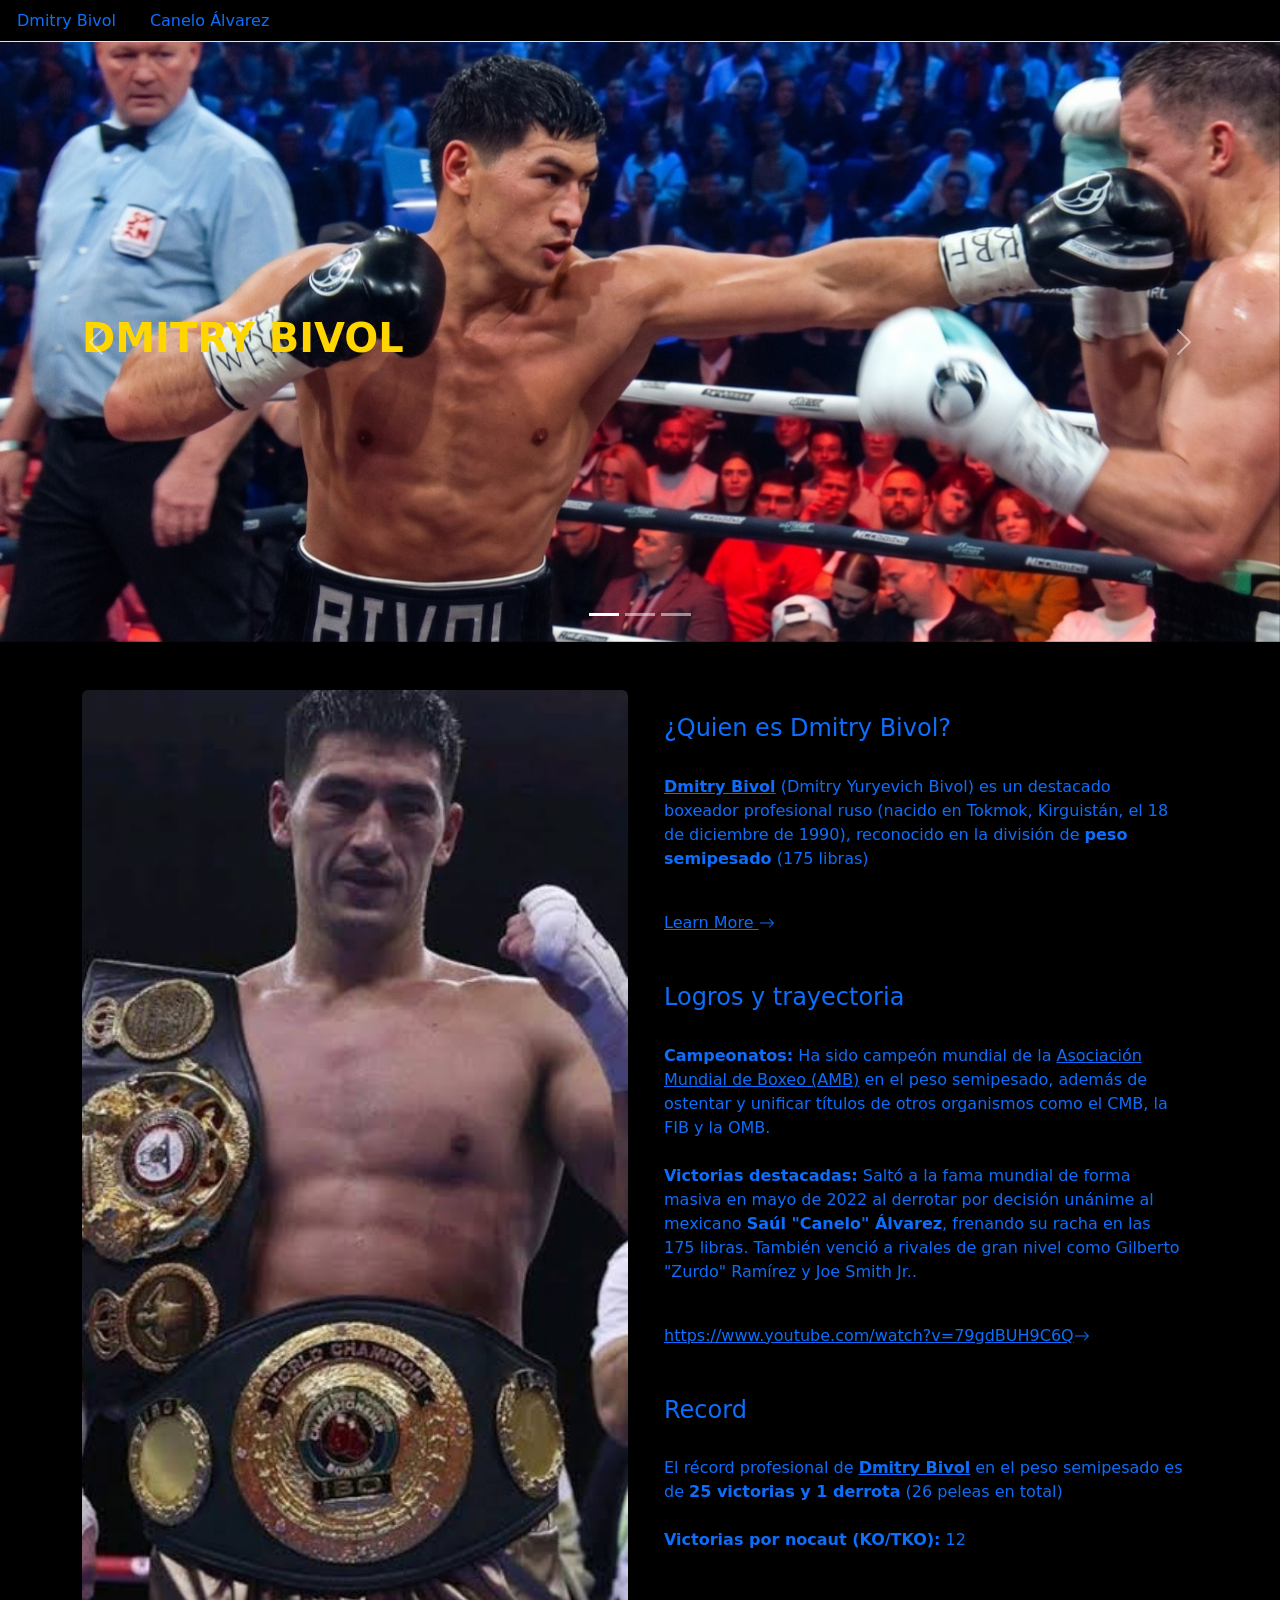
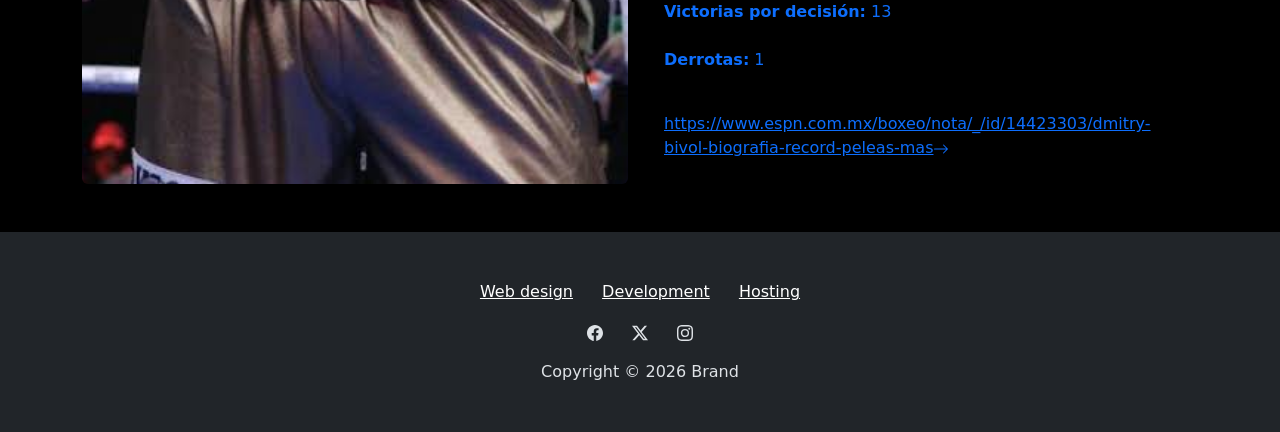
<file: index.html>
<!DOCTYPE html>
<html data-bs-theme="light" lang="en">

<head>
    <meta charset="utf-8">
    <meta name="viewport" content="width=device-width, initial-scale=1.0, shrink-to-fit=no">
    <title>Proyecto 101 Jose</title>
    <link rel="stylesheet" href="assets/bootstrap/css/bootstrap.min.css">
    <link rel="stylesheet" href="assets/css/Features-Image-icons.css">
    <link rel="stylesheet" href="assets/css/styles.css">
</head>

<body style="color: var(--bs-primary);background: var(--bs-black);border-color: var(--bs-primary);">
    <ul class="nav nav-tabs maribel">
        <li class="nav-item"></li>
        <li class="nav-item"><a class="nav-link" href="#">Dmitry Bivol</a></li>
        <li class="nav-item"><a class="nav-link" href="Canelo.html">Canelo Álvarez&nbsp;</a></li>
    </ul>
    <div class="carousel slide" data-bs-ride="carousel" id="carousel-1" style="height: 600px;">
        <div class="carousel-inner h-100">
            <div class="carousel-item active h-100"><img class="object-fit-cover w-100 d-block position-absolute h-100" src="assets/img/sss.jpg" alt="Slide Image" style="z-index: -1;">
                <div class="container d-flex h-100 flex-column justify-content-center">
                    <h1 class="text-uppercase fw-bold" style="color: #ffd600;">Dmitry Bivol</h1>
                    <div class="row">
                        <div class="col-md-6 col-xl-4 offset-md-2">
                            <div style="max-width: 350px;"></div>
                        </div>
                    </div>
                </div>
            </div>
            <div class="carousel-item h-100"><img class="object-fit-cover w-100 d-block position-absolute h-100" src="assets/img/Golpe%20decisivo%20en%20el%20ring.png" alt="Slide Image" style="z-index: -1;">
                <div class="container d-flex h-100 flex-column justify-content-center">
                    <div class="row">
                        <div class="col">
                            <h1 class="text-uppercase fw-bold" style="color: var(--bs-danger);height: 19px;margin: 117px;padding: 85px;width: 884px;">Dmitry bivol&nbsp;&nbsp;</h1>
                        </div>
                        <div class="col-md-6 col-xl-4 offset-md-2">
                            <div style="max-width: 350px;"></div>
                        </div>
                    </div>
                </div>
            </div>
            <div class="carousel-item h-100"><img class="object-fit-cover w-100 d-block position-absolute h-100" src="assets/img/vs.jpg" alt="Slide Image" style="z-index: -1;">
                <div class="container d-flex h-100 flex-column justify-content-center">
                    <div class="row">
                        <div class="col-md-6 col-xl-4 offset-md-2">
                            <div style="max-width: 350px;">
                                <h1 class="text-uppercase fw-bold" style="padding: -12px;margin: -31px;height: 111px;width: 453px;color: var(--bs-indigo);">dmitry bivol&nbsp;</h1>
                            </div>
                        </div>
                    </div>
                </div>
            </div>
        </div>
        <div><a class="carousel-control-prev" role="button" data-bs-slide="prev" href="#carousel-1"><span class="carousel-control-prev-icon"></span><span class="visually-hidden">Previous</span></a><a class="carousel-control-next" role="button" data-bs-slide="next" href="#carousel-1"><span class="carousel-control-next-icon"></span><span class="visually-hidden">Next</span></a></div>
        <div class="carousel-indicators"><button type="button" data-bs-target="#carousel-1" data-bs-slide-to="0" class="active"></button> <button type="button" data-bs-target="#carousel-1" data-bs-slide-to="1"></button> <button type="button" data-bs-target="#carousel-1" data-bs-slide-to="2"></button></div>
    </div>
    <div class="container py-4 py-xl-5">
        <div class="row row-cols-1 row-cols-md-2">
            <div class="col"><img class="object-fit-cover rounded w-100 h-100" style="min-height: 300px;" src="assets/img/cint.jpg"></div>
            <div class="col d-flex flex-column justify-content-center p-4">
                <div class="text-center text-md-start d-flex flex-column align-items-center align-items-md-start mb-5">
                    <div>
                        <h4>¿Quien es Dmitry Bivol?</h4>
                        <p><br><a href="https://www.google.com/search?kgmid=%2Fg%2F1q6m3gwxh&amp;q=Dmitry+Bivol"><strong>Dmitry Bivol</strong></a> (Dmitry Yuryevich Bivol) es un destacado boxeador profesional ruso (nacido en Tokmok, Kirguistán, el 18 de diciembre de 1990), reconocido en la división de <strong>peso semipesado</strong> (175 libras)<br><br></p><a href="#">Learn More&nbsp;<svg class="bi bi-arrow-right" xmlns="http://www.w3.org/2000/svg" width="1em" height="1em" fill="currentColor" viewBox="0 0 16 16">
                                <path fill-rule="evenodd" d="M1 8a.5.5 0 0 1 .5-.5h11.793l-3.147-3.146a.5.5 0 0 1 .708-.708l4 4a.5.5 0 0 1 0 .708l-4 4a.5.5 0 0 1-.708-.708L13.293 8.5H1.5A.5.5 0 0 1 1 8"></path>
                            </svg></a>
                    </div>
                </div>
                <div class="text-center text-md-start d-flex flex-column align-items-center align-items-md-start mb-5">
                    <div>
                        <h4>Logros y trayectoria&nbsp;</h4>
                        <p><br><strong>Campeonatos:</strong> Ha sido campeón mundial de la <a href="https://www.google.com/goto?url=CAESZwHEIkXXsAfTiF1SRa1WmQVOOIhVCjL58TwubHuQozsR_PaID6XxYgbbXzneIraYaX_owZ_zSfH2qJ91W4C_R5WT-nWeKoLFN72oWupyFftzO3xvAyyCgeXEaTCe8k0Q9lwkNdY773Q" target="_blank" rel="noopener">Asociación Mundial de Boxeo (AMB)</a> en el peso semipesado, además de ostentar y unificar títulos de otros organismos como el CMB, la FIB y la OMB.<br><br><strong>Victorias destacadas:</strong> Saltó a la fama mundial de forma masiva en mayo de 2022 al derrotar por decisión unánime al mexicano <strong>Saúl "Canelo" Álvarez</strong>, frenando su racha en las 175 libras. También venció a rivales de gran nivel como Gilberto "Zurdo" Ramírez y Joe Smith Jr..<br><br></p><a href="https://www.youtube.com/watch?v=79gdBUH9C6Q">https://www.youtube.com/watch?v=79gdBUH9C6Q<svg class="bi bi-arrow-right" xmlns="http://www.w3.org/2000/svg" width="1em" height="1em" fill="currentColor" viewBox="0 0 16 16">
                                <path fill-rule="evenodd" d="M1 8a.5.5 0 0 1 .5-.5h11.793l-3.147-3.146a.5.5 0 0 1 .708-.708l4 4a.5.5 0 0 1 0 .708l-4 4a.5.5 0 0 1-.708-.708L13.293 8.5H1.5A.5.5 0 0 1 1 8"></path>
                            </svg></a>
                    </div>
                </div>
                <div class="text-center text-md-start d-flex flex-column align-items-center align-items-md-start">
                    <div>
                        <h4>Record&nbsp;</h4>
                        <p><br>El récord profesional de <a href="https://www.google.com/search?kgmid=%2Fg%2F1q6m3gwxh&amp;q=Dmitry+Bivol"><strong>Dmitry Bivol</strong></a> en el peso semipesado es de <strong>25 victorias y 1 derrota</strong> (26 peleas en total)<br><br><strong>Victorias por nocaut (KO/TKO):</strong> 12<br><br><br><strong>Victorias por decisión:</strong> 13<br><br><strong>Derrotas:</strong> 1<br><br></p><a href="https://www.espn.com.mx/boxeo/nota/_/id/14423303/dmitry-bivol-biografia-record-peleas-mas">https://www.espn.com.mx/boxeo/nota/_/id/14423303/dmitry-bivol-biografia-record-peleas-mas<svg class="bi bi-arrow-right" xmlns="http://www.w3.org/2000/svg" width="1em" height="1em" fill="currentColor" viewBox="0 0 16 16">
                                <path fill-rule="evenodd" d="M1 8a.5.5 0 0 1 .5-.5h11.793l-3.147-3.146a.5.5 0 0 1 .708-.708l4 4a.5.5 0 0 1 0 .708l-4 4a.5.5 0 0 1-.708-.708L13.293 8.5H1.5A.5.5 0 0 1 1 8"></path>
                            </svg></a>
                    </div>
                </div>
            </div>
        </div>
    </div>
    <footer class="text-center bg-body" data-bs-theme="dark">
        <div class="container py-4 py-lg-5">
            <ul class="list-inline">
                <li class="list-inline-item me-4"><a class="link-body-emphasis" href="#">Web design</a></li>
                <li class="list-inline-item me-4"><a class="link-body-emphasis" href="#">Development</a></li>
                <li class="list-inline-item"><a class="link-body-emphasis" href="#">Hosting</a></li>
            </ul>
            <ul class="list-inline">
                <li class="list-inline-item me-4"><a href="https://www.facebook.com/dbivol/?locale=es_LA"><svg class="bi bi-facebook text-body" xmlns="http://www.w3.org/2000/svg" width="1em" height="1em" fill="currentColor" viewBox="0 0 16 16">
                            <path d="M16 8.049c0-4.446-3.582-8.05-8-8.05C3.58 0-.002 3.603-.002 8.05c0 4.017 2.926 7.347 6.75 7.951v-5.625h-2.03V8.05H6.75V6.275c0-2.017 1.195-3.131 3.022-3.131.876 0 1.791.157 1.791.157v1.98h-1.009c-.993 0-1.303.621-1.303 1.258v1.51h2.218l-.354 2.326H9.25V16c3.824-.604 6.75-3.934 6.75-7.951"></path>
                        </svg></a></li>
                <li class="list-inline-item me-4"><a href="#"><svg class="bi bi-twitter-x text-body" xmlns="http://www.w3.org/2000/svg" width="1em" height="1em" fill="currentColor" viewBox="0 0 16 16">
                            <path d="M12.6.75h2.454l-5.36 6.142L16 15.25h-4.937l-3.867-5.07-4.425 5.07H.316l5.733-6.57L0 .75h5.063l3.495 4.633L12.601.75Zm-.86 13.028h1.36L4.323 2.145H2.865l8.875 11.633Z"></path>
                        </svg></a></li>
                <li class="list-inline-item"><a href="https://www.google.com/goto?url=CAESZQHEIkXXvZ7bRYxtsUXcZGOhPppmmgvC7OPi1fP7NR52qx3EMeg3bOHAB-JyK9_sQ-abGEweWY5o1WTlRJE14xryfc5TuIVd3asdv9k64mJAR4ed5Jmj-Js5kns-TC-6PrAXR0aE&amp;gsessionid=my1ylRN5clnkoIoVZXftobf2wTs9zEPed7095KxY-jX1f6A8OK4ZJg"><svg class="bi bi-instagram text-body" xmlns="http://www.w3.org/2000/svg" width="1em" height="1em" fill="currentColor" viewBox="0 0 16 16">
                            <path d="M8 0C5.829 0 5.556.01 4.703.048 3.85.088 3.269.222 2.76.42a3.917 3.917 0 0 0-1.417.923A3.927 3.927 0 0 0 .42 2.76C.222 3.268.087 3.85.048 4.7.01 5.555 0 5.827 0 8.001c0 2.172.01 2.444.048 3.297.04.852.174 1.433.372 1.942.205.526.478.972.923 1.417.444.445.89.719 1.416.923.51.198 1.09.333 1.942.372C5.555 15.99 5.827 16 8 16s2.444-.01 3.298-.048c.851-.04 1.434-.174 1.943-.372a3.916 3.916 0 0 0 1.416-.923c.445-.445.718-.891.923-1.417.197-.509.332-1.09.372-1.942C15.99 10.445 16 10.173 16 8s-.01-2.445-.048-3.299c-.04-.851-.175-1.433-.372-1.941a3.926 3.926 0 0 0-.923-1.417A3.911 3.911 0 0 0 13.24.42c-.51-.198-1.092-.333-1.943-.372C10.443.01 10.172 0 7.998 0h.003zm-.717 1.442h.718c2.136 0 2.389.007 3.232.046.78.035 1.204.166 1.486.275.373.145.64.319.92.599.28.28.453.546.598.92.11.281.24.705.275 1.485.039.843.047 1.096.047 3.231s-.008 2.389-.047 3.232c-.035.78-.166 1.203-.275 1.485a2.47 2.47 0 0 1-.599.919c-.28.28-.546.453-.92.598-.28.11-.704.24-1.485.276-.843.038-1.096.047-3.232.047s-2.39-.009-3.233-.047c-.78-.036-1.203-.166-1.485-.276a2.478 2.478 0 0 1-.92-.598 2.48 2.48 0 0 1-.6-.92c-.109-.281-.24-.705-.275-1.485-.038-.843-.046-1.096-.046-3.233 0-2.136.008-2.388.046-3.231.036-.78.166-1.204.276-1.486.145-.373.319-.64.599-.92.28-.28.546-.453.92-.598.282-.11.705-.24 1.485-.276.738-.034 1.024-.044 2.515-.045v.002zm4.988 1.328a.96.96 0 1 0 0 1.92.96.96 0 0 0 0-1.92zm-4.27 1.122a4.109 4.109 0 1 0 0 8.217 4.109 4.109 0 0 0 0-8.217zm0 1.441a2.667 2.667 0 1 1 0 5.334 2.667 2.667 0 0 1 0-5.334"></path>
                        </svg></a></li>
            </ul>
            <p class="text-body mb-0">Copyright © 2026 Brand</p>
        </div>
    </footer>
    <script src="assets/bootstrap/js/bootstrap.min.js"></script>
    <script src="assets/js/bs-init.js"></script>
</body>

</html>
</file>
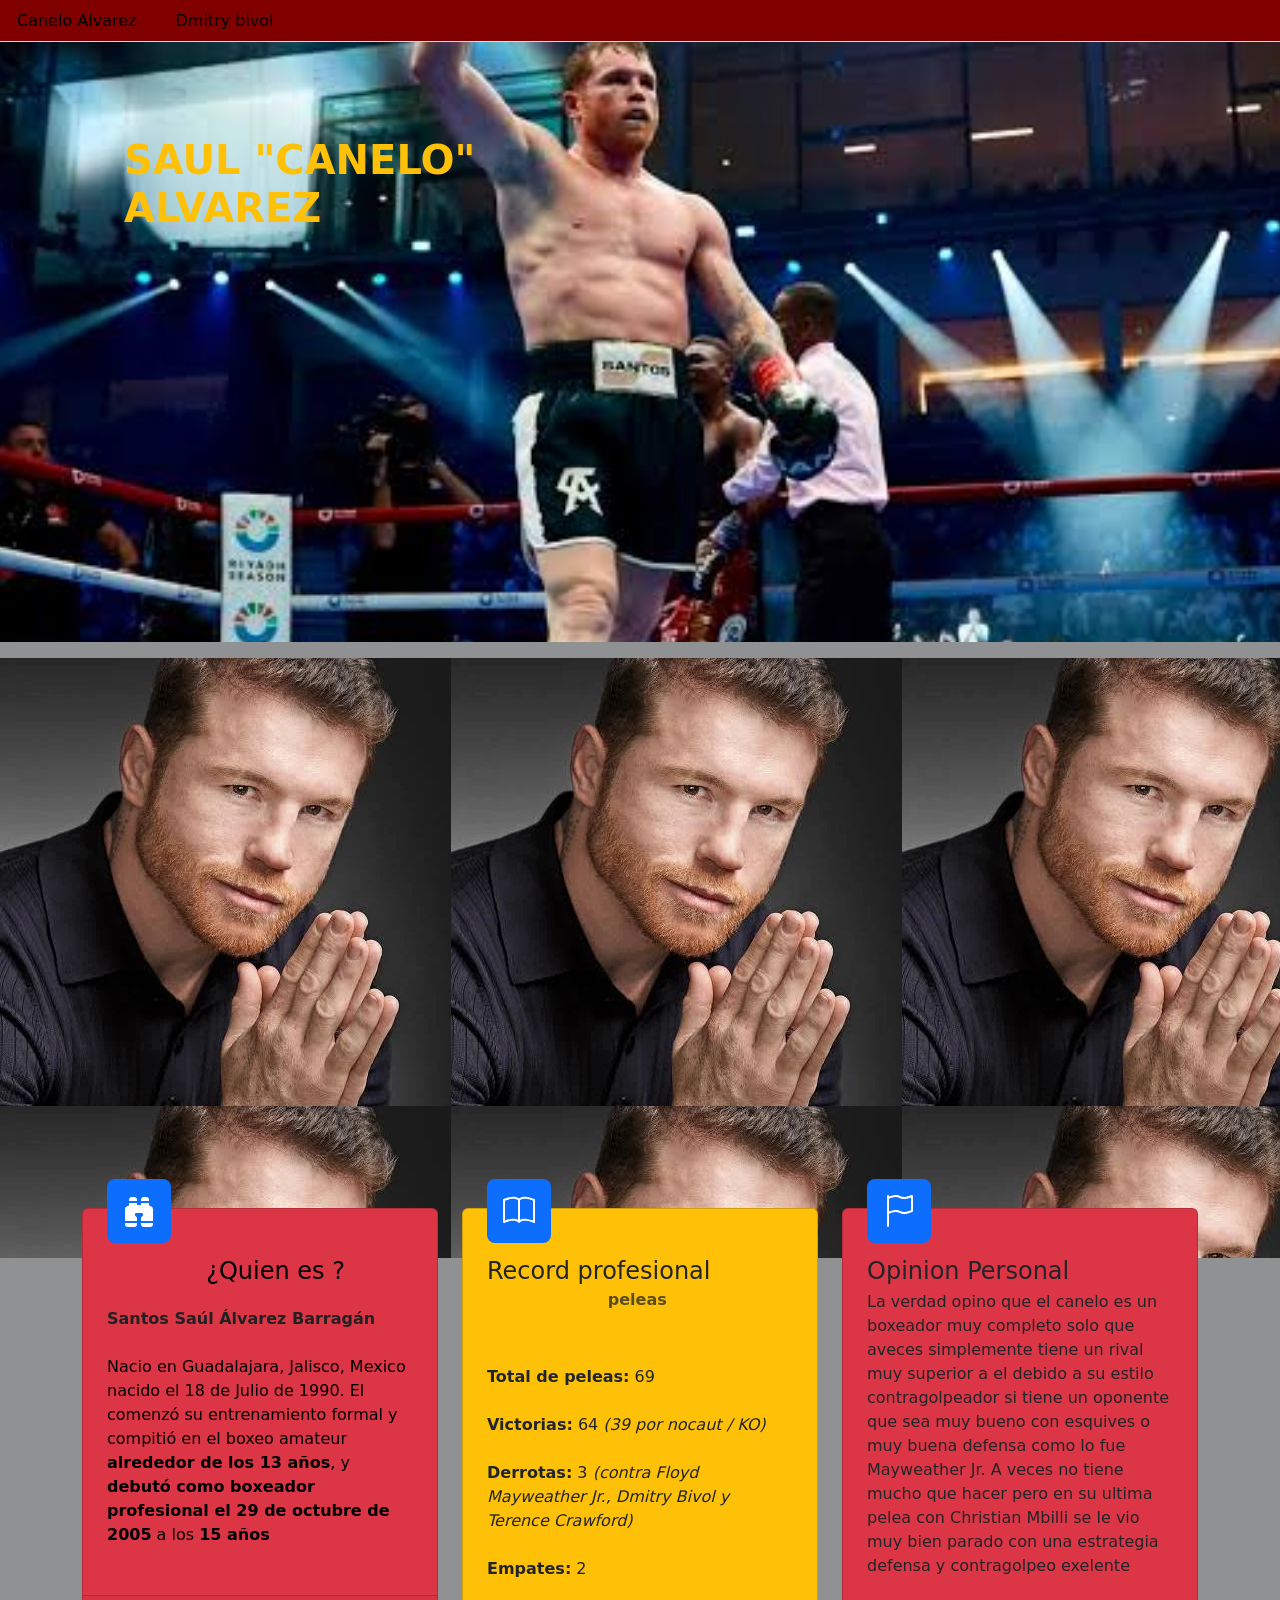
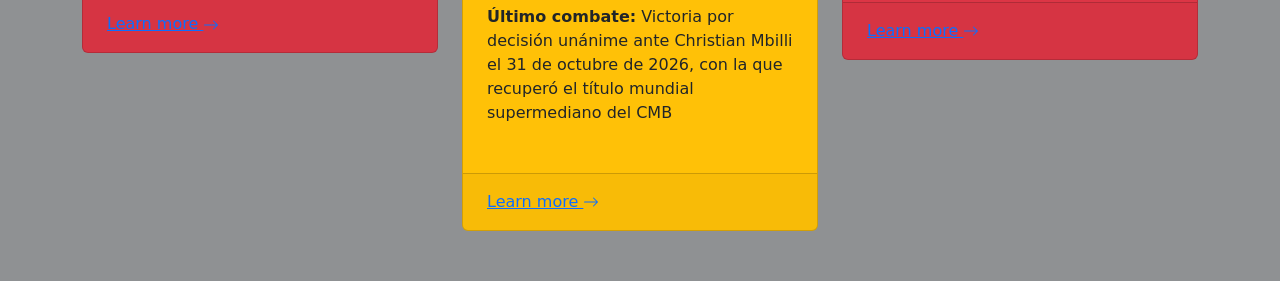
<file: Canelo.html>
<!DOCTYPE html>
<html data-bs-theme="light" lang="en">

<head>
    <meta charset="utf-8">
    <meta name="viewport" content="width=device-width, initial-scale=1.0, shrink-to-fit=no">
    <title>Proyecto 101 Jose</title>
    <link rel="stylesheet" href="assets/bootstrap/css/bootstrap.min.css">
    <link rel="stylesheet" href="assets/css/Features-Image-icons.css">
    <link rel="stylesheet" href="assets/css/styles.css">
</head>

<body style="background: var(--bs-tertiary-color);">
    <ul class="nav nav-tabs jose">
        <li class="nav-item"></li>
        <li class="nav-item"><a class="nav-link" href="#" style="color: var(--bs-nav-tabs-link-active-color);">Canelo Alvarez&nbsp;</a></li>
        <li class="nav-item"><a class="nav-link" href="index.html" style="color: var(--bs-nav-tabs-link-active-color);">Dmitry bivol&nbsp;</a></li>
    </ul>
    <section>
        <div data-bss-parallax-bg="true" style="height: 600px;background: url(&quot;assets/img/images%20(6).jpg&quot;);">
            <div class="container h-100">
                <div class="row h-100">
                    <div class="col-md-6 text-center text-md-start d-flex d-sm-flex d-md-flex justify-content-center align-items-center justify-content-md-start align-items-md-center justify-content-xl-center">
                        <div style="max-width: 350px;">
                            <h1 class="text-uppercase fw-bold" style="color: var(--bs-warning);height: 413px;margin: -56px;">saul "canelo" alvarez&nbsp;</h1>
                        </div>
                    </div>
                </div>
            </div>
        </div>
    </section>
    <p></p>
    <p></p>
    <section>
        <div style="height: 600px;background: url(&quot;assets/img/caneliyo.webp&quot;);"></div>
        <div class="container position-relative h-100" style="top: -50px;">
            <div class="row gy-5 gy-lg-0 row-cols-1 row-cols-md-2 row-cols-lg-3">
                <div class="col">
                    <div class="card" style="background: var(--bs-form-invalid-color);">
                        <div class="card-body p-4 pt-5" style="color: var(--bs-emphasis-color);">
                            <div class="bs-icon-lg bs-icon-rounded bs-icon-primary position-absolute d-flex flex-shrink-0 justify-content-center align-items-center mb-3 bs-icon" style="top: -30px;"><svg class="bi bi-binoculars-fill" xmlns="http://www.w3.org/2000/svg" width="1em" height="1em" fill="currentColor" viewBox="0 0 16 16">
                                    <path d="M4.5 1A1.5 1.5 0 0 0 3 2.5V3h4v-.5A1.5 1.5 0 0 0 5.5 1zM7 4v1h2V4h4v.882a.5.5 0 0 0 .276.447l.895.447A1.5 1.5 0 0 1 15 7.118V13H9v-1.5a.5.5 0 0 1 .146-.354l.854-.853V9.5a.5.5 0 0 0-.5-.5h-3a.5.5 0 0 0-.5.5v.793l.854.853A.5.5 0 0 1 7 11.5V13H1V7.118a1.5 1.5 0 0 1 .83-1.342l.894-.447A.5.5 0 0 0 3 4.882V4zM1 14v.5A1.5 1.5 0 0 0 2.5 16h3A1.5 1.5 0 0 0 7 14.5V14zm8 0v.5a1.5 1.5 0 0 0 1.5 1.5h3a1.5 1.5 0 0 0 1.5-1.5V14zm4-11H9v-.5A1.5 1.5 0 0 1 10.5 1h1A1.5 1.5 0 0 1 13 2.5z"></path>
                                </svg></div>
                            <h4 class="card-title">&nbsp; &nbsp; &nbsp; &nbsp; &nbsp; &nbsp; &nbsp;¿Quien es ?</h4>
                            <h6 class="text-muted mb-2 card-subtitle"><br><strong><span style="color: rgb(32, 33, 34);">Santos Saúl Álvarez Barragán</span></strong><br><br></h6>
                            <p class="card-text">Nacio en Guadalajara, Jalisco, Mexico nacido el 18 de Julio de 1990. El comenzó su entrenamiento formal y compitió en el boxeo amateur <strong>alrededor de los 13 años</strong>, y <strong>debutó como boxeador profesional el 29 de octubre de 2005</strong> a los <strong>15 años</strong><br><br></p>
                        </div>
                        <div class="card-footer p-4 py-3"><a href="https://es.wikipedia.org/wiki/Canelo_%C3%81lvarez">Learn more&nbsp;<svg class="bi bi-arrow-right" xmlns="http://www.w3.org/2000/svg" width="1em" height="1em" fill="currentColor" viewBox="0 0 16 16">
                                    <path fill-rule="evenodd" d="M1 8a.5.5 0 0 1 .5-.5h11.793l-3.147-3.146a.5.5 0 0 1 .708-.708l4 4a.5.5 0 0 1 0 .708l-4 4a.5.5 0 0 1-.708-.708L13.293 8.5H1.5A.5.5 0 0 1 1 8"></path>
                                </svg></a></div>
                    </div>
                </div>
                <div class="col">
                    <div class="card" style="background: var(--bs-warning);">
                        <div class="card-body p-4 pt-5" style="color: var(--bs-highlight-color);">
                            <div class="bs-icon-lg bs-icon-rounded bs-icon-primary position-absolute d-flex flex-shrink-0 justify-content-center align-items-center mb-3 bs-icon" style="top: -30px;"><svg class="bi bi-book" xmlns="http://www.w3.org/2000/svg" width="1em" height="1em" fill="currentColor" viewBox="0 0 16 16">
                                    <path d="M1 2.828c.885-.37 2.154-.769 3.388-.893 1.33-.134 2.458.063 3.112.752v9.746c-.935-.53-2.12-.603-3.213-.493-1.18.12-2.37.461-3.287.811V2.828zm7.5-.141c.654-.689 1.782-.886 3.112-.752 1.234.124 2.503.523 3.388.893v9.923c-.918-.35-2.107-.692-3.287-.81-1.094-.111-2.278-.039-3.213.492V2.687zM8 1.783C7.015.936 5.587.81 4.287.94c-1.514.153-3.042.672-3.994 1.105A.5.5 0 0 0 0 2.5v11a.5.5 0 0 0 .707.455c.882-.4 2.303-.881 3.68-1.02 1.409-.142 2.59.087 3.223.877a.5.5 0 0 0 .78 0c.633-.79 1.814-1.019 3.222-.877 1.378.139 2.8.62 3.681 1.02A.5.5 0 0 0 16 13.5v-11a.5.5 0 0 0-.293-.455c-.952-.433-2.48-.952-3.994-1.105C10.413.809 8.985.936 8 1.783"></path>
                                </svg></div>
                            <h4 class="card-title">Record profesional</h4>
                            <h6 class="text-muted mb-2 card-subtitle" style="text-align: center;font-weight: bold;color: var(--bs-highlight-color);">peleas&nbsp;</h6>
                            <p class="card-text"><br><br><strong>Total de peleas:</strong>&nbsp;69<br><br><strong>Victorias:</strong> 64 <em>(39 por nocaut / KO)</em><br><br><strong>Derrotas:</strong> 3 <em>(contra Floyd Mayweather Jr., Dmitry Bivol y Terence Crawford)</em><br><br><strong>Empates:</strong> 2<br><br><strong>Último combate:</strong> Victoria por decisión unánime ante Christian Mbilli el 31 de octubre de 2026, con la que recuperó el título mundial supermediano del CMB<br><br></p>
                        </div>
                        <div class="card-footer p-4 py-3"><a href="https://www.espn.com.mx/boxeo/nota/_/id/12809529/canelo-alvarez-biografia-record-peleas-y-mas">Learn more&nbsp;<svg class="bi bi-arrow-right" xmlns="http://www.w3.org/2000/svg" width="1em" height="1em" fill="currentColor" viewBox="0 0 16 16">
                                    <path fill-rule="evenodd" d="M1 8a.5.5 0 0 1 .5-.5h11.793l-3.147-3.146a.5.5 0 0 1 .708-.708l4 4a.5.5 0 0 1 0 .708l-4 4a.5.5 0 0 1-.708-.708L13.293 8.5H1.5A.5.5 0 0 1 1 8"></path>
                                </svg></a></div>
                    </div>
                </div>
                <div class="col">
                    <div class="card" style="background: var(--bs-red);">
                        <div class="card-body p-4 pt-5">
                            <div class="bs-icon-lg bs-icon-rounded bs-icon-primary position-absolute d-flex flex-shrink-0 justify-content-center align-items-center mb-3 bs-icon" style="top: -30px;"><svg class="bi bi-flag" xmlns="http://www.w3.org/2000/svg" width="1em" height="1em" fill="currentColor" viewBox="0 0 16 16">
                                    <path d="M14.778.085A.5.5 0 0 1 15 .5V8a.5.5 0 0 1-.314.464L14.5 8l.186.464-.003.001-.006.003-.023.009a12.435 12.435 0 0 1-.397.15c-.264.095-.631.223-1.047.35-.816.252-1.879.523-2.71.523-.847 0-1.548-.28-2.158-.525l-.028-.01C7.68 8.71 7.14 8.5 6.5 8.5c-.7 0-1.638.23-2.437.477A19.626 19.626 0 0 0 3 9.342V15.5a.5.5 0 0 1-1 0V.5a.5.5 0 0 1 1 0v.282c.226-.079.496-.17.79-.26C4.606.272 5.67 0 6.5 0c.84 0 1.524.277 2.121.519l.043.018C9.286.788 9.828 1 10.5 1c.7 0 1.638-.23 2.437-.477a19.587 19.587 0 0 0 1.349-.476l.019-.007.004-.002h.001M14 1.221c-.22.078-.48.167-.766.255-.81.252-1.872.523-2.734.523-.886 0-1.592-.286-2.203-.534l-.008-.003C7.662 1.21 7.139 1 6.5 1c-.669 0-1.606.229-2.415.478A21.294 21.294 0 0 0 3 1.845v6.433c.22-.078.48-.167.766-.255C4.576 7.77 5.638 7.5 6.5 7.5c.847 0 1.548.28 2.158.525l.028.01C9.32 8.29 9.86 8.5 10.5 8.5c.668 0 1.606-.229 2.415-.478A21.317 21.317 0 0 0 14 7.655V1.222z"></path>
                                </svg></div>
                            <h4 class="card-title">Opinion Personal&nbsp;</h4>
                            <h6 class="text-muted mb-2 card-subtitle"></h6>
                            <p class="card-text">La verdad opino que el canelo es un boxeador muy completo solo que aveces simplemente tiene un rival muy superior a el debido a su estilo contragolpeador si tiene un oponente que sea muy bueno con esquives o muy buena defensa como lo fue Mayweather Jr. A veces no tiene mucho que hacer pero en su ultima pelea con Christian Mbilli se le vio muy bien parado con una estrategia defensa y contragolpeo exelente&nbsp;</p>
                        </div>
                        <div class="card-footer p-4 py-3"><a href="https://www.youtube.com/watch?v=51LorPZ6YiE">Learn more&nbsp;<svg class="bi bi-arrow-right" xmlns="http://www.w3.org/2000/svg" width="1em" height="1em" fill="currentColor" viewBox="0 0 16 16">
                                    <path fill-rule="evenodd" d="M1 8a.5.5 0 0 1 .5-.5h11.793l-3.147-3.146a.5.5 0 0 1 .708-.708l4 4a.5.5 0 0 1 0 .708l-4 4a.5.5 0 0 1-.708-.708L13.293 8.5H1.5A.5.5 0 0 1 1 8"></path>
                                </svg></a></div>
                    </div>
                </div>
            </div>
        </div>
    </section>
    <script src="assets/bootstrap/js/bootstrap.min.js"></script>
    <script src="assets/js/bs-init.js"></script>
</body>

</html>
</file>
<file: assets/css/Features-Image-icons.css>
.bs-icon {
  --bs-icon-size: .75rem;
  display: flex;
  flex-shrink: 0;
  justify-content: center;
  align-items: center;
  font-size: var(--bs-icon-size);
  width: calc(var(--bs-icon-size) * 2);
  height: calc(var(--bs-icon-size) * 2);
  color: var(--bs-primary);
}

.bs-icon-xs {
  --bs-icon-size: 1rem;
  width: calc(var(--bs-icon-size) * 1.5);
  height: calc(var(--bs-icon-size) * 1.5);
}

.bs-icon-sm {
  --bs-icon-size: 1rem;
}

.bs-icon-md {
  --bs-icon-size: 1.5rem;
}

.bs-icon-lg {
  --bs-icon-size: 2rem;
}

.bs-icon-xl {
  --bs-icon-size: 2.5rem;
}

.bs-icon.bs-icon-primary {
  color: var(--bs-white);
  background: var(--bs-primary);
}

.bs-icon.bs-icon-primary-light {
  color: var(--bs-primary);
  background: rgba(var(--bs-primary-rgb), .2);
}

.bs-icon.bs-icon-semi-white {
  color: var(--bs-primary);
  background: rgba(255, 255, 255, .5);
}

.bs-icon.bs-icon-rounded {
  border-radius: .5rem;
}

.bs-icon.bs-icon-circle {
  border-radius: 50%;
}

.jose {
  background: #800000;
}

.jose:hover {
  background: orange;
}
</file>
<file: assets/css/styles.css>
.mar {
  background: #ccff00;
}

.maribel:hover {
  background: maroon;
}

.maribel {
  background: black;
}
</file>
